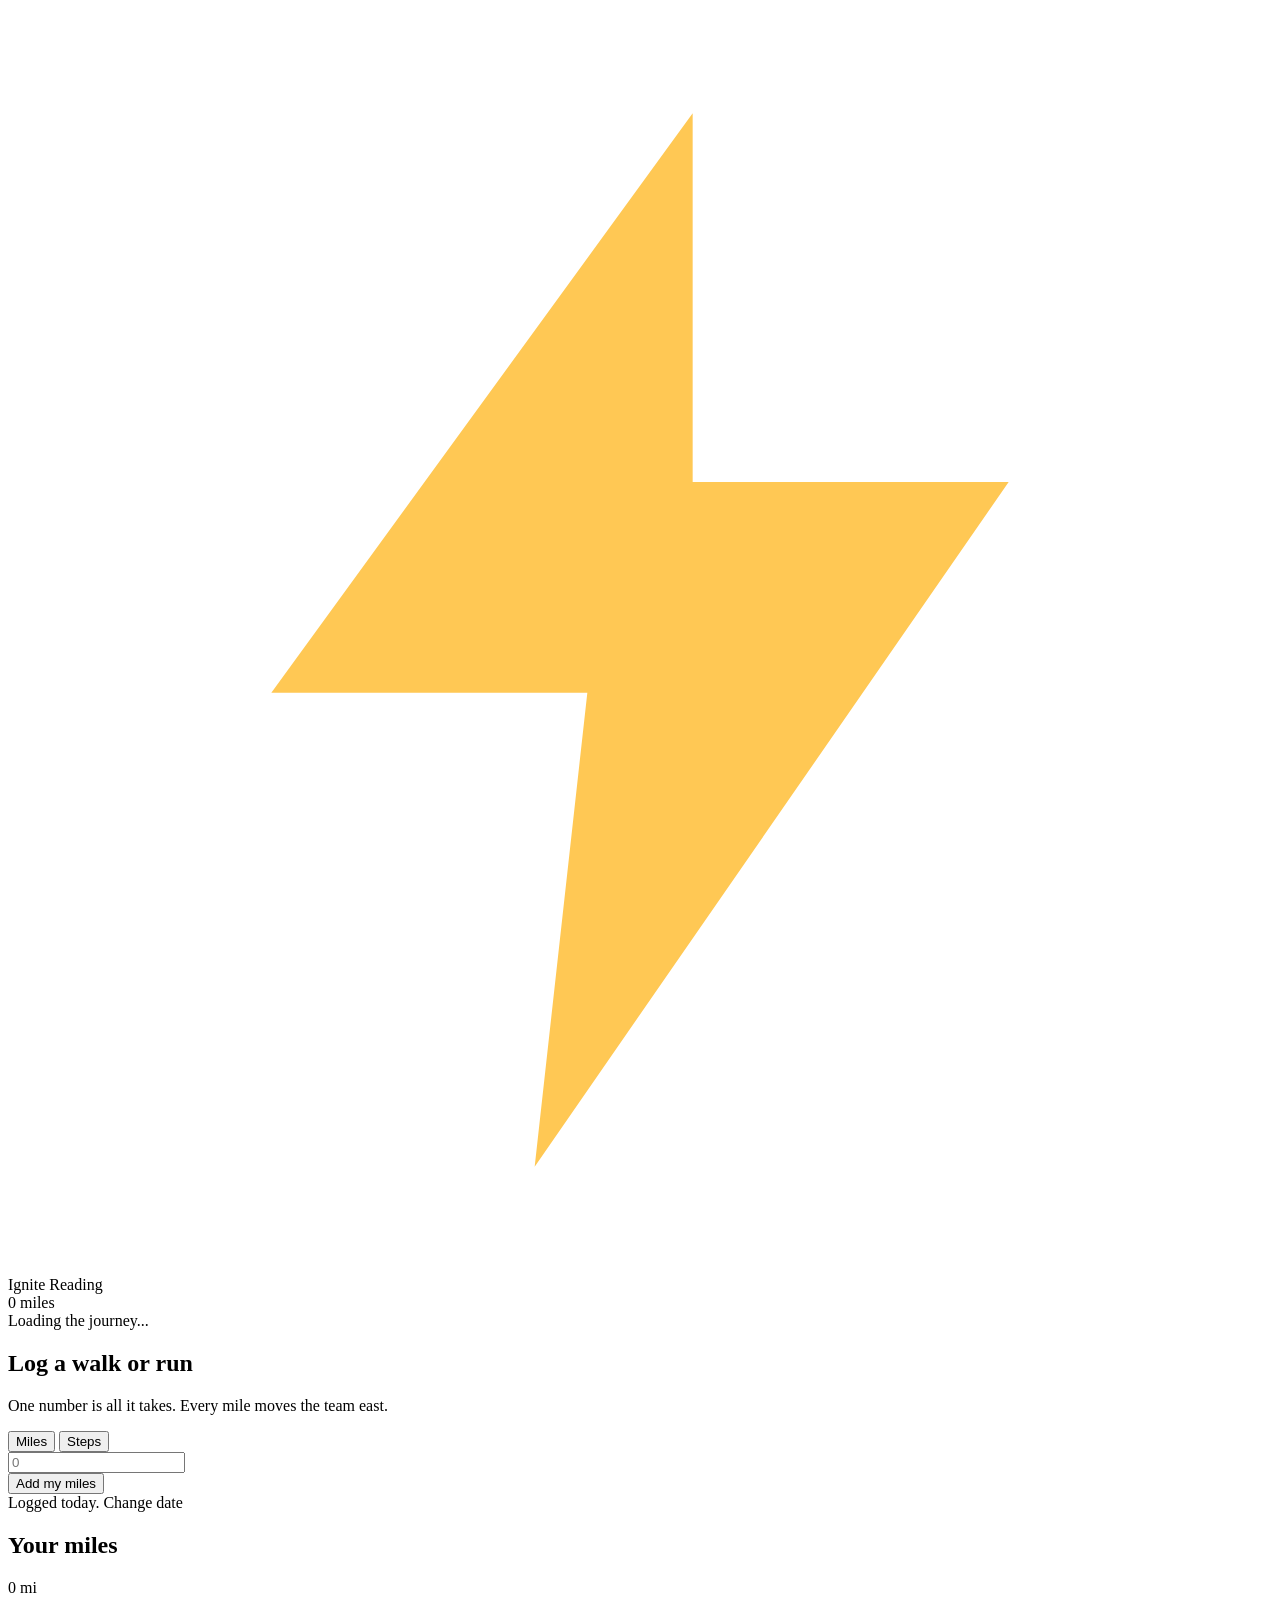
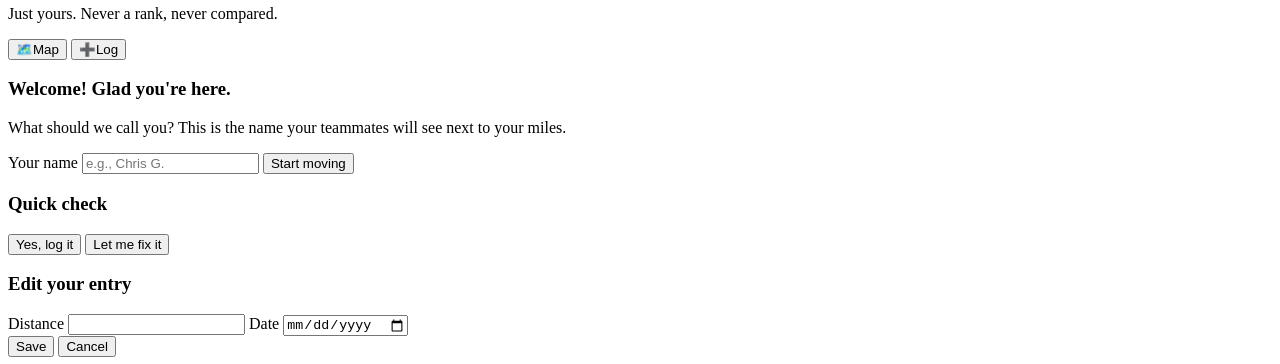
<file: app/Index.html>
<!DOCTYPE html>
<html>
<head>
  <base target="_top">
  <meta charset="utf-8">
  <?!= include('Styles'); ?>
</head>
<body>
  <header class="app-header">
    <!-- Placeholder logo lockup (decision: Roboto + fallback, official logo TBD) -->
    <svg class="logo-mark" viewBox="0 0 24 24" aria-hidden="true">
      <path d="M13 2 L5 13 h6 l-1 9 9-13 h-6 z" fill="#FFC854"/>
    </svg>
    <span class="logo-word">Ignite Reading</span>
  </header>

  <main>
    <!-- ===================== MAP (default) ===================== -->
    <section id="view-map" class="view active">
      <?!= include('Map'); ?>
      <div class="status" id="status">
        <div class="total"><span id="total-miles">0</span> <span class="unit">miles</span></div>
        <div class="next" id="next-line">Loading the journey...</div>
        <div class="to-coast" id="coast-line"></div>
      </div>
    </section>

    <!-- ===================== LOG ===================== -->
    <section id="view-log" class="view">
      <div class="card">
        <h2>Log a walk or run</h2>
        <p class="sub">One number is all it takes. Every mile moves the team east.</p>

        <div class="unit-toggle" role="group" aria-label="Choose unit">
          <button id="unit-miles" class="selected" type="button">Miles</button>
          <button id="unit-steps" type="button">Steps</button>
        </div>

        <input id="num-input" class="num-field" type="number" inputmode="decimal"
               min="0" step="any" placeholder="0" aria-label="How far did you go?">
        <div class="conversion" id="conversion"></div>

        <div class="chips" id="chips" aria-label="Quick add"></div>

        <button id="btn-log" class="btn-primary" type="button">Add my miles</button>

        <div class="date-row">
          <span id="date-text">Logged today. <a id="date-toggle">Change date</a></span>
          <input id="date-input" type="date" style="display:none;">
        </div>
      </div>

      <div class="card tally">
        <h2>Your miles</h2>
        <div class="your-miles"><span id="your-miles">0</span> <span class="unit">mi</span></div>
        <p class="sub" style="margin-top:8px;">Just yours. Never a rank, never compared.</p>
        <ul class="entry-list" id="entry-list"></ul>
        <div class="empty" id="entry-empty" style="display:none;">
          No miles yet, and that is just fine. Your first walk counts, even a quick lap around the block. Add it above.
        </div>
      </div>
    </section>

    <!-- ===================== RECOGNITION (deferred to Phase 7) ===================== -->
    <section id="view-recognition" class="view"></section>
  </main>

  <!-- ===================== BOTTOM NAV ===================== -->
  <nav class="nav">
    <button data-view="map" class="active"><span class="nav-ico">🗺️</span>Map</button>
    <button data-view="log"><span class="nav-ico">➕</span>Log</button>
  </nav>

  <!-- ===================== TOAST ===================== -->
  <div class="toast" id="toast"></div>

  <!-- ===================== MODALS ===================== -->
  <div class="overlay" id="ov-name">
    <div class="modal">
      <h3>Welcome! Glad you're here.</h3>
      <p>What should we call you? This is the name your teammates will see next to your miles.</p>
      <label for="name-input">Your name</label>
      <input id="name-input" type="text" maxlength="40" placeholder="e.g., Chris G.">
      <button id="btn-name" class="btn-primary" type="button">Start moving</button>
    </div>
  </div>

  <div class="overlay" id="ov-confirm">
    <div class="modal">
      <h3>Quick check</h3>
      <p id="confirm-text"></p>
      <div class="row">
        <button id="btn-confirm-yes" class="btn-primary" type="button">Yes, log it</button>
        <button id="btn-confirm-no" class="btn-ghost" type="button">Let me fix it</button>
      </div>
    </div>
  </div>

  <div class="overlay" id="ov-edit">
    <div class="modal">
      <h3>Edit your entry</h3>
      <label for="edit-num">Distance</label>
      <input id="edit-num" type="number" inputmode="decimal" min="0" step="any">
      <label for="edit-date">Date</label>
      <input id="edit-date" type="date">
      <div class="row">
        <button id="btn-edit-save" class="btn-primary" type="button">Save</button>
        <button id="btn-edit-cancel" class="btn-ghost" type="button">Cancel</button>
      </div>
    </div>
  </div>

  <?!= include('Client'); ?>
</body>
</html>
</file>
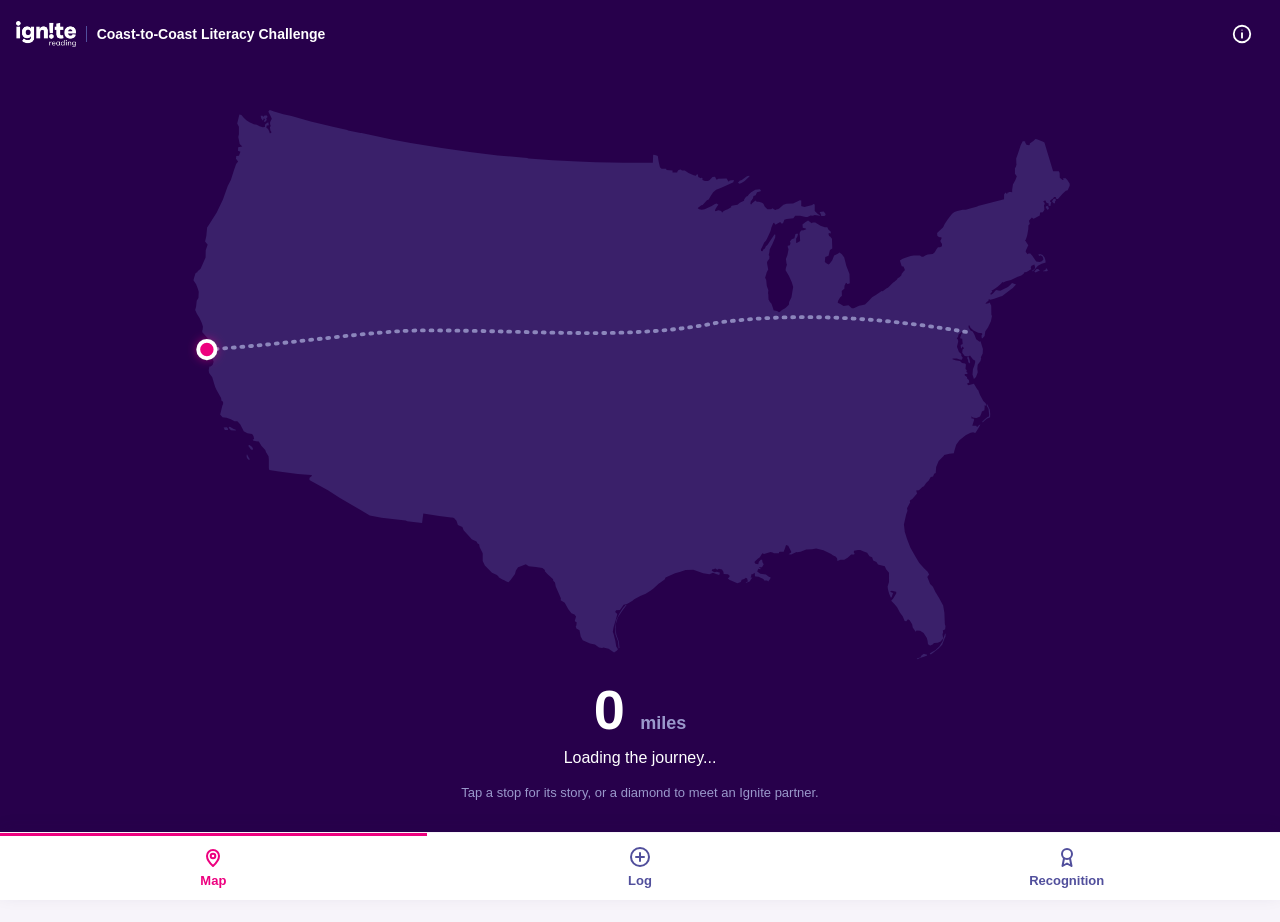
<file: docs/index.html>
<!DOCTYPE html>
<html lang="en">
<head>
  <meta charset="utf-8">
  <meta name="viewport" content="width=device-width, initial-scale=1, viewport-fit=cover">
  <title>Coast-to-Coast Literacy Challenge</title>
  <meta name="robots" content="noindex">
  <link rel="stylesheet" href="styles.css?v=10">
</head>
<body>
  <header class="app-header">
    <img class="logo" src="ignite-logo-white.png" alt="Ignite Reading" width="60" height="26">
    <span class="header-tag">Coast-to-Coast Literacy Challenge</span>
    <button id="btn-about" class="btn-about" type="button" aria-label="About this challenge">
      <svg class="about-ico" viewBox="0 0 24 24" aria-hidden="true">
        <circle cx="12" cy="12" r="9"/>
        <path d="M12 11v5"/>
        <circle cx="12" cy="7.75" r="0.6" fill="currentColor" stroke="none"/>
      </svg>
    </button>
  </header>

  <main>
    <h1 class="sr-only">Coast-to-Coast Literacy Challenge</h1>
    <section id="view-map" class="view active">
      <div class="map-wrap">
        <svg id="map-svg" viewBox="0 0 959 593" role="img"
             aria-label="A map of the United States with the team's progress from San Francisco to New York.">
          <defs>
            <linearGradient id="routeGrad" x1="0" y1="0" x2="1" y2="0">
              <stop offset="0%" stop-color="#ED017F"/>
              <stop offset="100%" stop-color="#FFC854"/>
            </linearGradient>
            <filter id="dotGlow" x="-60%" y="-60%" width="220%" height="220%">
              <feDropShadow dx="0" dy="0" stdDeviation="5" flood-color="#ED017F" flood-opacity="0.55"/>
            </filter>
          </defs>
          <path id="us-land" d="M 805.21607,266.06202 L 805.41802,265.40356 L 809.72912,265.34184 L 812.80066,266.31181 L 814.90225,266.63513 L 815.87221,264.53354 L 814.41727,262.43196 L 814.41727,260.65369 L 811.99236,258.5521 L 809.89078,253.05565 L 811.18406,247.72085 L 811.0224,245.61927 L 809.72912,244.32598 C 809.72912,244.32598 811.18406,242.70938 811.18406,242.06274 C 811.18406,241.41609 811.66904,239.96115 811.66904,239.96115 L 813.60897,238.66787 L 815.54889,237.05126 L 816.03387,238.02123 L 814.57893,239.63783 L 813.28565,243.35602 L 813.60897,244.48764 L 815.38723,244.81096 L 815.87221,250.30742 L 813.77063,251.27738 L 814.09395,254.83391 L 814.57893,254.67225 L 815.71055,252.73233 L 817.32716,254.51059 L 815.71055,255.80388 L 815.38723,259.19875 L 817.9738,262.59362 L 821.85365,263.0786 L 823.47026,262.2703 L 826.70681,266.45323 L 828.06516,266.98953 L 828.76271,267.29867 L 828.90662,269.2457 L 828.13975,272.34331 L 826.55275,276.52638 L 826.10686,281.97549 L 827.5772,286.6163 L 829.74147,284.70016 L 831.56944,279.722 L 831.10769,276.33156 L 831.52578,271.74574 L 834.44573,267.96663 L 835.21614,264.74879 L 834.71883,264.19258 L 836.72641,260.16871 L 836.95336,255.30492 L 836.7274,254.59089 L 834.46317,247.23587 L 833.4932,247.72085 L 829.93667,245.29595 L 828.15841,240.60779 L 826.21848,237.05126 L 823.95524,236.0813 L 821.85365,232.52477 L 822.35259,230.42318 L 822.86297,230.92722 L 823.95524,233.17141 L 827.18845,236.0813 L 832.03826,238.34455 L 836.07977,238.99119 L 836.24143,240.44613 L 835.43313,241.41609 L 835.75645,244.16432 L 836.56475,244.16432 L 838.66634,241.73942 L 839.47464,236.8896 L 842.22287,232.84809 L 845.29442,226.38167 L 846.42604,220.88522 L 845.7794,219.75359 L 845.61774,210.37728 L 844.00113,206.98242 L 842.86951,207.79072 L 840.12128,208.11404 L 839.6363,207.62906 L 840.76793,206.65909 L 842.86951,204.71917 L 842.93257,203.62534 L 843.47304,203.5396 L 844.64778,204.07253 L 848.68929,202.9409 L 854.50907,201.00098 L 857.09563,200.03101 L 864.20869,194.69622 L 868.08854,191.78633 L 871.48341,188.2298 L 867.28024,186.6132 L 865.98696,188.06814 L 863.07707,190.81637 L 855.15571,194.69622 L 852.89246,194.53456 L 851.27586,193.88792 L 850.14423,194.53456 L 847.88099,197.12113 L 846.42604,198.41441 L 845.13276,198.73773 L 844.80944,197.44445 L 846.74936,195.66618 L 845.95281,193.98776 L 846.96715,194.21757 L 851.9225,190.81637 L 855.47903,187.58316 L 857.41895,185.48157 L 858.22726,186.12821 L 860.97548,184.67327 L 866.14862,183.54165 L 873.19331,180.05038 L 874.07001,179.82344 L 876.97987,178.85349 L 879.40478,176.91357 L 880.5364,175.1353 L 881.82968,175.29696 L 884.74063,173.76056 L 885.25981,173.3875 L 887.32614,172.38707 L 886.84116,170.12383 L 887.64946,168.66888 L 890.55935,167.21394 L 891.36765,170.28549 L 890.88267,172.06375 L 888.45776,173.5187 L 888.45776,174.48866 L 890.39769,173.03372 L 894.27754,168.50722 L 898.15739,166.5673 L 902.36056,165.11235 L 902.03724,162.68745 L 901.06728,159.77756 L 899.12735,157.35265 L 897.34909,156.54435 L 895.2475,156.70601 L 894.76252,157.19099 L 895.73248,158.48427 L 897.18743,157.67597 L 899.28901,159.29258 L 900.09732,162.0408 L 898.31905,163.81907 L 896.05581,164.78903 L 892.49928,164.30405 L 888.61942,158.32261 L 886.35618,155.73605 L 884.57791,155.73605 L 883.44629,156.54435 L 881.50636,153.95778 L 881.82968,152.50284 L 884.25459,147.3297 L 881.36535,142.91686 L 880.79902,142.42476 L 881.66802,141.34826 L 882.75824,138.05724 L 883.13131,136.93803 L 884.25459,130.67867 L 884.41625,126.31384 L 885.8712,125.02056 L 884.90123,121.78735 L 887.97278,118.23082 L 889.58939,119.68576 L 890.88267,119.20078 L 896.21747,116.12923 L 896.54079,113.21934 L 899.45068,112.73436 L 901.06728,110.14779 L 900.90562,108.53119 L 900.5823,105.45964 L 901.3906,104.16636 L 901.06728,103.03473 L 899.774,101.57979 L 901.87558,100.28651 L 903.65385,103.51972 L 905.10879,103.19639 L 905.43211,104.48968 L 905.43211,106.10628 L 907.37204,106.26794 L 907.85702,103.51972 L 908.342,102.87307 L 906.7254,101.41813 L 907.69536,99.963185 L 910.12027,98.508241 L 911.09023,97.053296 L 912.86849,96.891636 C 912.86849,96.891636 913.19182,98.993222 913.83846,98.993222 C 914.4851,98.993222 915.13174,98.993222 915.13174,98.993222 L 919.98155,93.496766 L 923.37642,90.425217 L 925.31635,89.778575 L 927.41794,85.090422 L 927.41794,83.150496 L 925.15469,79.432305 L 923.21476,77.330719 L 920.46654,77.49238 L 920.95152,78.624003 L 920.78986,79.108984 L 919.98155,79.108984 L 917.07167,76.845738 L 916.91001,71.995924 L 916.1017,70.055998 L 910.12027,70.055998 L 901.06728,40.148811 L 899.12735,39.178849 L 893.14592,36.753942 L 891.69097,36.592281 L 889.91271,38.370546 L 885.8712,41.280435 L 885.8712,42.250397 L 885.06289,43.0587 L 882.31467,42.412058 L 881.02138,40.148811 L 881.02138,39.017188 L 879.7281,38.855528 L 878.43481,38.855528 L 876.33323,43.0587 L 873.42334,51.950026 L 871.64507,56.79984 L 871.80674,61.649654 L 871.9684,63.104598 L 871.16009,65.852826 L 870.35179,66.822789 L 870.35179,72.804226 L 872.29172,75.229133 L 870.83677,79.270645 L 868.2502,83.958798 L 867.4419,89.455254 L 867.4419,92.041822 L 865.92811,91.631923 L 864.50757,91.750088 L 863.65083,92.208542 L 862.75375,92.203482 L 862.10711,93.820087 L 861.46047,93.335106 L 860.4905,92.365143 L 859.03556,94.305068 L 858.98709,99.337122 L 858.06661,99.63916 L 831.81913,106.3866 L 831.19711,106.78334 L 823.63192,108.85451 L 819.10542,110.30945 L 815.87221,110.14779 L 810.37576,111.44108 L 807.2944,112.68702 L 804.8793,114.51263 L 802.77772,116.93753 L 800.02949,120.65572 L 797.1196,125.18222 L 795.66465,128.09211 L 795.01801,128.90041 L 789.19824,134.39686 L 789.3599,136.98343 L 790.1682,138.11506 L 791.94646,138.92336 L 793.72473,138.92336 L 793.72473,140.3783 L 792.59311,142.47989 L 792.91643,143.93483 L 794.37137,146.03642 L 794.20971,148.29966 L 792.26978,149.43129 L 790.1682,149.43129 L 788.55159,151.37121 L 786.77333,154.60442 L 784.67174,156.38269 L 779.49861,156.86767 L 776.91204,157.99929 L 774.81045,159.29258 L 773.19385,159.13092 L 771.25392,157.83763 L 764.94917,157.99929 L 761.71596,158.48427 L 757.67444,159.77756 L 753.30961,161.2325 L 750.39972,163.01077 L 752.33965,169.15387 L 754.11791,169.31553 L 755.4112,172.38707 L 755.57286,173.35704 L 754.44123,174.327 L 752.33965,177.07523 L 751.85467,178.69183 L 749.91474,180.4701 L 748.13648,181.60172 L 747.16651,183.21833 L 745.87323,184.34995 L 744.44513,185.47533 L 743.4394,185.99452 L 737.95187,191.62467 L 736.65858,192.10965 L 732.45629,195.11854 L 731.43589,195.0077 L 725.34235,199.06105 L 721.4625,201.3243 L 718.06763,205.04249 L 714.02612,208.92234 L 710.79291,209.73064 L 707.88302,210.21562 L 702.38656,212.80219 L 700.28498,212.96385 L 696.89011,209.8923 L 691.71697,210.53895 L 689.13041,209.084 L 686.74934,207.73317 L 685.59749,207.4083 L 685.73554,206.82075 L 685.8972,205.36581 L 687.99878,201.64762 L 689.99934,199.90977 L 689.77705,194.85788 L 691.37404,193.26089 L 692.46466,192.91795 L 692.68694,189.36142 L 694.22271,186.3303 L 695.2735,186.93652 L 695.43516,187.58316 L 696.24347,187.74482 L 698.18339,186.77486 L 697.86007,177.23689 L 694.62686,168.9922 L 692.36361,159.93922 L 689.93871,156.70601 L 687.35214,154.92774 L 685.73554,156.05937 L 681.85568,157.83763 L 679.91576,162.84911 L 677.16753,166.5673 L 676.03591,167.21394 L 674.58096,166.5673 C 674.58096,166.5673 671.9944,165.11235 672.15606,164.46571 C 672.31772,163.81907 672.64104,159.45424 672.64104,159.45424 L 676.03591,158.16095 L 676.84421,154.76608 L 677.49085,152.17952 L 679.91576,150.56291 L 679.59244,140.53996 L 677.97583,138.27672 L 676.68255,137.46841 L 675.87425,135.36683 L 676.68255,134.55853 L 678.29915,134.88185 L 678.46081,133.26524 L 676.03591,131.00199 L 674.74262,128.41543 L 672.15606,128.41543 L 667.62956,126.96048 L 662.13311,123.56561 L 659.38488,123.56561 L 658.73824,124.21226 L 657.76827,123.72727 L 654.69673,121.46403 L 651.78684,123.24229 L 648.87695,125.50554 L 649.20027,129.06207 L 650.17023,129.38539 L 652.27182,129.87037 L 652.7568,130.67867 L 650.17023,131.48698 L 647.58367,131.8103 L 646.12872,133.58856 L 645.8054,135.69015 L 646.12872,137.30675 L 646.45204,142.80321 L 642.89551,144.9048 L 642.24887,144.74313 L 642.24887,140.53996 L 643.54215,138.11506 L 644.1888,135.69015 L 643.38049,134.88185 L 641.44057,135.69015 L 640.4706,139.89332 L 637.72238,141.02494 L 635.94411,142.96487 L 635.78245,143.93483 L 636.42909,144.74313 L 635.78245,147.3297 L 633.5192,147.81468 L 633.5192,148.94631 L 634.32751,151.37121 L 633.19588,157.51431 L 631.57928,161.55582 L 632.22592,166.24398 L 632.7109,167.3756 L 631.9026,169.80051 L 631.57928,170.60881 L 631.25596,173.35704 L 634.81249,179.33847 L 637.72238,185.80489 L 639.17732,190.65471 L 638.36902,195.34286 L 637.39906,201.3243 L 634.97415,206.49743 L 634.65083,209.24566 L 631.39196,212.33081 L 630.36734,213.12513 L 627.53777,214.74212 L 625.43618,216.68204 L 624.30456,217.00536 L 622.84961,216.0354 L 619.77855,215.14589 L 618.91895,215.34019 L 618.64644,214.4188 L 617.83814,211.83223 L 616.54486,208.11404 L 614.92825,206.33577 L 613.47331,203.74921 L 613.23974,198.26025 L 612.94089,197.18116 L 613.31165,194.21124 L 611.69504,189.68474 L 611.0484,183.54165 L 609.91678,181.11674 L 610.88674,178.04519 L 611.69504,175.1353 L 613.14999,172.54874 L 612.50334,169.15387 L 611.8567,165.59734 L 612.34168,163.81907 L 614.28161,161.39416 L 614.44327,158.64593 L 613.63497,157.35265 L 614.28161,154.76608 L 614.76659,151.53287 L 617.51482,145.87476 L 620.42471,139.08502 L 620.58637,136.82177 L 620.26305,135.85181 L 619.45474,136.33679 L 615.25157,142.64155 L 612.50334,146.68306 L 610.56342,148.46133 L 609.75512,150.72457 L 608.30017,151.53287 L 607.16855,153.4728 L 605.7136,153.14948 L 605.55194,151.37121 L 606.84523,148.94631 L 608.94681,144.25815 L 610.72508,142.64155 L 611.8264,140.34999 L 612.39377,139.45774 L 615.57489,132.45694 L 616.54486,128.41543 L 618.48478,124.05059 L 619.29308,123.88893 L 620.42471,125.50554 L 621.07135,125.50554 L 625.59784,123.08063 L 627.05279,124.69724 L 627.53777,124.8589 L 628.83105,123.72727 L 629.96267,120.65572 L 632.38758,119.84742 L 639.33898,119.20078 L 641.27891,116.61421 L 646.45204,116.45255 L 652.27182,117.74584 L 654.05008,117.74584 L 657.28329,116.29089 L 659.54654,116.45255 L 661.64813,115.80591 L 665.36632,116.29089 L 666.17462,116.61421 L 667.4679,116.29089 L 666.17462,115.32093 L 664.88134,114.67429 L 661.64813,111.60274 L 661.64813,104.65134 L 660.19318,104.16636 L 659.06156,105.29798 L 652.91846,106.91458 L 650.97853,107.39957 L 648.06865,106.59126 L 647.58367,106.26794 L 647.58367,100.60983 L 646.12872,100.44817 L 643.54215,101.74145 L 639.01566,103.68138 L 632.38758,104.0047 L 628.99271,105.13632 L 624.9512,108.69285 L 623.33459,109.66281 L 622.20297,109.66281 L 620.90969,110.47112 L 619.29308,109.98613 L 617.67648,108.69285 L 616.22153,109.66281 L 612.34168,109.82447 L 609.59345,107.07625 L 608.13851,104.0047 L 606.68357,102.87307 L 603.45036,101.90311 L 601.18711,101.90311 L 599.89383,100.60983 L 596.3373,103.51972 L 595.36733,104.65134 L 594.55903,104.16636 L 594.88235,101.57979 L 597.30726,98.34658 L 597.79224,95.921673 L 600.05549,95.113371 L 601.51043,92.041822 L 605.22862,91.071859 L 605.55194,90.101896 L 604.42032,88.970273 L 599.73217,89.455254 L 595.36733,91.880161 L 593.10409,94.143408 L 591.8108,95.921673 L 590.03254,96.729975 L 588.09261,99.639864 L 587.93095,100.93315 L 583.56612,103.03473 L 581.14121,104.97466 L 575.15978,105.94462 L 574.51313,106.59126 L 574.51313,107.56123 L 570.9566,109.82447 L 568.20837,110.63278 L 567.49209,111.21318 L 566.47456,111.63491 L 565.94513,112.89602 L 564.81351,112.73436 L 564.16686,111.60274 L 561.41864,110.79444 L 560.28701,110.9561 L 558.50875,111.92606 L 557.53878,111.27942 L 558.18543,109.33949 L 560.12535,106.26794 L 561.25697,105.13632 L 559.31705,103.68138 L 557.21546,104.48968 L 554.30557,106.4296 L 546.86919,109.66281 L 543.9593,110.30945 L 541.04942,109.82447 L 540.06769,108.94622 L 539.63268,108.39354 L 543.47432,105.45964 L 544.76761,105.29798 L 549.2941,100.28651 L 551.07237,99.478203 L 553.33561,95.598352 L 555.76052,92.041822 L 558.83207,89.455254 L 563.60681,87.448357 L 572.85259,83.387229 L 576.79131,81.550104 L 577.40341,79.270645 L 572.9635,79.64131 L 572.24989,80.725589 L 571.60324,80.725589 L 569.82498,77.65404 L 560.93365,77.977361 L 559.96369,78.785663 L 558.99373,78.785663 L 558.50875,77.49238 L 557.70044,75.714115 L 555.11388,76.199096 L 551.88067,79.432305 L 550.26406,80.240608 L 547.19251,80.240608 L 544.60595,79.270645 L 544.60595,77.169059 L 543.31266,77.007398 L 542.82768,77.49238 L 540.24111,76.199096 L 539.75613,73.289207 L 538.30119,73.774189 L 537.81621,74.744152 L 535.3913,74.25917 L 530.0565,71.834263 L 526.17665,69.247696 L 523.26676,69.247696 L 521.97348,68.277733 L 519.71023,68.924375 L 518.57861,70.055998 L 518.25529,71.349282 L 513.40548,71.349282 L 513.40548,69.247696 L 507.10072,68.924375 L 506.7774,67.469431 L 501.92758,67.469431 L 500.31098,65.852826 L 498.85603,59.709728 L 498.04773,54.213272 L 496.10781,53.40497 L 493.84456,52.919988 L 493.19792,53.081649 L 492.8746,61.326333 L 462.74218,61.291062 L 461.64538,61.243718 L 433.22188,60.679691 L 414.63093,60.033049 L 388.11861,58.739765 L 363.17227,56.855896 L 361.88845,56.374463 L 331.21413,53.56663 L 301.95358,50.0101 L 272.69304,45.968588 L 240.36094,40.633793 L 221.93165,37.238923 L 189.208,30.306187 L 188.08467,30.145706 L 175.08853,27.617595 L 174.36801,27.215777 L 159.20739,23.821104 L 136.2516,18.162988 L 116.2057,12.504871 L 107.6377,10.564946 L 97.938071,7.8167177 L 93.573239,6.3617734 L 92.441615,7.1700758 L 92.118294,7.9783781 L 94.543201,12.828192 L 95.674825,15.41476 L 93.89656,18.97129 L 93.89656,21.234537 L 94.543201,22.689481 L 93.734899,24.467746 L 94.219881,27.700955 L 95.189843,28.994239 L 95.028183,30.287523 L 93.573239,30.449183 L 92.926597,28.509258 L 91.794974,26.084351 L 90.016708,24.629406 L 90.340029,22.52782 L 92.603276,22.042839 L 92.279955,20.264574 L 91.956634,19.13295 L 89.855048,20.426234 L 88.561764,21.557857 L 88.561764,23.982765 L 86.298518,24.144425 L 82.903645,23.174462 L 79.993756,21.719518 L 76.922205,21.072876 L 72.395712,18.97129 L 69.162503,17.031364 L 66.414275,14.444797 L 63.989368,11.534908 L 61.887782,11.049927 L 59.624535,20.426234 L 61.4028,23.659444 L 61.4028,31.580807 L 60.756158,34.490695 L 62.211103,41.603756 L 64.959331,44.351984 L 60.594498,44.998625 L 60.432837,48.716816 L 63.019405,49.84844 L 61.4028,53.889951 L 58.654572,54.213272 L 58.331251,57.123161 L 60.594498,60.033049 L 58.492912,62.619617 L 56.229665,69.086035 L 52.996456,79.108984 L 49.763246,85.575403 L 44.751772,99.639864 L 38.285353,113.21934 L 30.20233,125.82886 L 28.262404,128.73875 L 27.454102,137.30675 L 26.160818,143.28819 L 28.86901,146.81562 L 28.387579,147.77848 L 26.80746,152.50284 L 26.645799,159.93922 L 21.472664,171.74043 L 18.401116,174.327 L 18.077795,175.45862 L 16.299529,176.26693 L 14.844585,180.4701 L 14.036283,183.70331 L 16.784511,187.90648 L 18.401116,192.10965 L 19.532739,195.66618 L 19.209418,202.1326 L 17.431153,205.20415 L 16.784511,211.02393 L 15.814548,214.74212 L 17.592813,218.62197 L 20.341041,223.14846 L 22.604288,227.99828 L 23.897571,232.03979 L 23.574251,235.273 L 23.25093,235.75798 L 23.25093,237.85956 L 28.909046,244.16432 L 28.424065,246.58923 L 27.777423,248.85248 L 27.130781,250.7924 L 27.292441,259.03709 L 29.394027,262.75528 L 31.333953,265.34184 L 34.082181,265.82683 L 35.052144,268.57505 L 33.920521,272.13158 L 31.818934,273.74819 L 30.687311,273.74819 L 29.879009,277.62804 L 30.36399,280.53793 L 33.5972,284.90276 L 35.213804,290.23756 L 36.668748,294.92571 L 37.962032,297.99726 L 41.356902,303.81704 L 42.811846,306.4036 L 43.296828,309.31349 L 44.913432,310.28345 L 44.913432,312.70836 L 44.10513,314.64829 L 42.326865,321.76135 L 41.841883,323.70127 L 44.266791,326.4495 L 48.469963,326.93448 L 52.996456,328.71275 L 56.876307,330.81433 L 59.786196,330.81433 L 62.696084,333.88588 L 65.282651,338.7357 L 66.414275,340.99894 L 70.294126,343.10053 L 75.14394,343.90883 L 76.598884,346.01042 L 77.245526,349.24363 L 75.790582,349.89027 L 76.113903,350.86023 L 79.347114,351.66853 L 82.095342,351.8302 L 85.005231,356.51835 L 88.885085,360.72152 L 89.693387,362.98477 L 92.279955,367.18794 L 92.603276,370.42115 L 92.603276,379.79746 L 93.088257,381.57572 L 103.11121,383.03067 L 122.83378,385.77889 L 136.74132,386.75359 L 137.74699,387.50041 L 135.11998,389.65874 L 134.79666,391.11369 L 135.28164,392.08365 L 154.19591,402.75324 L 166.32045,410.35128 L 181.03155,418.91929 L 197.84424,428.94224 L 210.13044,431.36715 L 235.25838,434.07206 L 236.86315,434.87445 L 252.32382,436.8636 L 253.6171,426.84065 L 270.26813,429.42722 L 282.72425,431.045 L 283.68593,431.04382 L 285.62584,431.52878 L 288.21243,434.43865 L 289.66738,438.80352 L 294.35554,441.06677 L 295.64882,444.29998 L 302.76189,452.22135 L 304.05517,453.83795 L 309.06664,455.93954 L 310.19827,458.04112 L 311.81487,459.01109 L 312.29985,461.75931 L 315.53306,468.22573 L 315.53306,476.30876 L 317.79631,480.99691 L 325.23269,488.75661 L 330.40583,490.8582 L 332.18409,492.79812 L 332.18409,493.44477 L 336.06394,495.70801 L 338.00387,496.35465 L 339.78213,497.48628 L 342.3687,498.45624 L 344.79361,496.03133 L 349.15844,489.88824 L 350.1284,486.17004 L 352.39165,482.93684 L 355.94818,481.48189 L 360.47467,479.70363 L 363.54622,481.96687 L 370.9826,482.61351 L 377.77234,483.74514 L 380.35891,485.84672 L 380.35891,486.97835 L 382.94548,490.0499 L 388.92692,495.38469 L 389.08858,496.83964 L 390.86684,498.77956 L 391.67514,502.98273 L 397.00994,515.26893 L 396.84828,517.20885 L 401.05145,519.79542 L 404.60798,526.4235 L 408.00285,530.78833 L 411.23606,532.08162 L 412.85266,534.34486 L 411.55938,538.7097 L 412.20602,539.67966 L 413.49931,540.3263 L 413.17599,543.72117 L 412.52934,544.36781 L 413.17599,546.63106 L 416.40919,548.57099 L 417.70248,555.0374 L 419.80406,558.91726 L 427.40211,562.31213 L 432.57524,563.44375 L 436.77841,566.5153 L 440.01162,567.16194 L 441.30491,566.67696 L 446.80136,567.80858 L 452.45948,571.68843 L 455.53103,569.74851 L 456.50099,568.29356 L 454.72273,565.54533 L 453.75276,559.40224 L 451.9745,552.45084 L 451.1662,550.02593 L 451.9745,545.49944 L 453.10612,541.61959 L 454.3994,537.09309 L 455.85435,531.59664 L 453.5911,529.65671 L 454.56107,527.71679 L 458.60258,527.39346 L 462.48243,521.89701 L 465.8773,521.25037 L 471.69708,517.69384 L 473.47534,516.23889 L 479.7801,512.84402 L 485.43821,510.41911 L 490.77301,507.18591 L 493.52124,505.08432 L 499.17935,499.74952 L 500.47264,498.94122 L 502.57422,497.48628 L 505.16079,495.54635 L 506.13075,493.60643 L 515.99204,489.07993 L 521.65692,487.49475 L 522.29848,487.36687 L 526.98496,485.84672 L 535.06798,485.5234 L 545.41425,489.07993 L 551.88067,490.21156 L 555.59886,488.75661 L 558.83207,489.88824 L 562.06528,490.8582 L 562.87358,488.75661 L 559.64037,487.62499 L 557.0538,488.10997 L 554.30557,486.49337 C 554.30557,486.49337 554.46724,485.20008 555.11388,485.03842 C 555.76052,484.87676 558.18543,484.06846 558.18543,484.06846 L 559.96369,485.5234 L 561.74196,484.55344 L 564.97517,485.20008 L 566.43011,487.62499 L 566.75343,489.88824 L 571.27992,490.21156 L 573.05819,491.98982 L 572.24989,493.60643 L 570.9566,494.41473 L 572.57321,496.03133 L 580.97955,499.58786 L 584.53608,498.29458 L 585.50605,495.86967 L 588.09261,495.22303 L 589.87088,493.76809 L 591.16416,494.73805 L 591.97246,497.64794 L 589.70922,498.45624 L 590.35586,499.10288 L 593.75073,497.8096 L 596.01398,494.41473 L 596.82228,493.92975 L 594.72069,493.60643 L 595.52899,491.98982 L 595.36733,490.53488 L 597.46892,490.0499 L 598.60054,488.75661 L 599.24718,489.56491 C 599.24718,489.56491 599.08552,492.63646 599.89383,492.63646 C 600.70213,492.63646 604.097,493.28311 604.097,493.28311 L 608.13851,495.22303 L 609.10847,496.67798 L 612.01836,496.67798 L 613.14999,497.64794 L 615.41323,494.57639 L 615.41323,493.12144 L 614.11995,493.12144 L 610.72508,490.37322 L 604.9053,489.56491 L 601.67209,487.30167 L 602.80372,484.55344 L 605.06696,484.87676 L 605.22862,484.23012 L 603.45036,483.26016 L 603.45036,482.77517 L 606.68357,482.77517 L 608.46183,479.70363 L 607.16855,477.7637 L 606.84523,475.01547 L 605.39028,475.17713 L 603.45036,477.27872 L 602.80372,479.86529 L 599.73217,479.21864 L 598.7622,477.44038 L 600.54047,475.50045 L 602.56122,473.7222 L 603.31778,473.20692 L 604.42032,472.4289 L 607.00689,468.22573 L 608.78515,469.03403 L 615.57489,467.09411 L 617.67648,467.41743 L 619.13142,468.22573 L 624.30456,468.22573 L 624.55882,466.96958 L 625.59784,466.77079 L 628.34607,466.77079 L 628.99271,466.93245 L 630.28599,464.18422 L 631.74094,459.81939 L 634.00419,460.46603 L 637.07573,466.44747 L 637.07573,467.41743 L 634.32751,469.35736 L 637.07573,469.68068 L 642.61779,467.10778 L 643.29612,467.22209 L 646.77536,466.60913 L 652.7568,464.50754 L 658.73824,464.02256 L 663.10307,463.37592 L 670.70111,465.15418 L 678.78414,469.03403 L 680.40074,470.48898 L 683.31063,471.6206 L 684.92723,473.56053 L 685.25055,476.30876 L 688.48376,475.01547 L 692.36361,475.01547 L 695.92015,473.07555 L 699.63834,469.51902 L 702.70988,469.68068 L 703.19487,468.54905 L 702.38656,467.57909 L 702.54822,465.63917 L 706.58974,464.83086 L 709.1763,464.83086 L 712.08619,466.28581 L 716.28936,467.74075 L 718.71427,471.45894 L 721.4625,472.4289 L 722.59412,475.82377 L 725.98899,477.44038 L 727.6056,480.02695 L 729.54552,480.67359 L 734.71866,481.96687 L 736.01194,485.03842 L 739.08349,488.75661 L 739.08349,498.29458 L 737.62855,502.98273 L 737.95187,505.73096 L 739.24515,510.58078 L 741.02342,514.62229 L 741.83172,514.13731 L 743.28666,509.61081 L 740.7001,508.64085 L 740.37677,507.99421 L 741.99338,507.34757 L 746.51987,508.31753 L 746.68153,509.93413 L 743.44832,515.43059 L 741.34674,517.8555 L 744.90327,521.57369 L 747.48983,524.64524 L 750.39972,529.98003 L 753.30961,533.85988 L 755.4112,538.87136 L 757.18946,539.19468 L 758.80607,537.09309 L 760.58433,538.22472 L 763.1709,542.26623 L 763.81754,545.82276 L 766.88909,550.18759 L 767.69739,548.89431 L 771.57724,549.21763 L 775.13377,551.48087 L 778.52864,556.65401 L 779.33695,560.04888 L 779.66027,562.95877 L 780.79189,563.92873 L 782.08518,564.41371 L 784.51008,563.44375 L 785.96503,561.82714 L 789.84488,561.66548 L 792.91643,560.21054 L 795.66465,556.97733 L 795.17967,555.0374 L 794.85635,552.6125 L 795.50299,550.67257 L 795.17967,548.73265 L 797.60458,547.43936 L 797.9279,544.04449 L 797.28126,542.26623 L 796.79628,530.30335 L 795.50299,522.70531 L 790.9765,514.46063 L 787.41997,508.64085 L 784.8334,503.30605 L 781.92351,500.39617 L 779.01363,492.95978 L 779.82193,491.6665 L 780.95355,490.37322 L 779.33695,487.46333 L 775.29544,483.74514 L 770.44562,478.24868 L 766.72743,471.94392 L 761.39264,462.56762 L 757.66294,452.82536 L 755.39728,445.50676 L 755.37832,444.61734 L 754.6029,438.31855 L 756.86614,428.2956 L 758.32109,424.09242 L 757.8361,421.50586 L 761.17051,415.26156 L 760.66021,413.90988 L 761.23097,412.93785 L 763.33256,411.64457 L 768.34404,406.14811 L 767.37407,402.9149 L 770.28396,402.75324 L 773.84049,399.35837 L 775.4571,398.55007 L 777.72034,395.1552 L 780.46857,392.40697 L 782.57016,388.85044 L 784.99506,388.2038 L 786.12669,385.45557 L 787.74329,384.64727 L 788.22827,378.34251 L 790.81484,372.19941 L 796.23601,366.74107 L 796.51628,365.93803 L 801.96941,364.60137 L 806.65757,364.11639 L 807.14255,361.69148 L 809.08247,355.22506 L 812.47734,350.53691 L 818.94376,345.20212 L 824.1169,342.77721 L 826.86512,342.13057 L 827.99675,342.61555 L 829.29003,342.61555 L 832.36158,337.76573 L 834.30151,334.2092 L 833.00822,334.69419 L 830.74498,336.95743 L 830.09833,335.34083 L 825.89516,335.34083 L 827.83509,329.03607 L 827.02679,327.74279 L 825.08686,327.74279 L 825.08686,326.77282 L 824.76354,325.47954 L 826.38014,326.77282 L 827.83509,326.93448 L 830.25999,327.2578 L 833.97819,325.6412 L 835.27147,322.73131 L 835.91811,320.62972 L 838.50468,319.33644 L 838.828,315.13327 L 838.0197,314.48663 L 840.4446,314.32497 L 839.79796,312.06172 L 837.37306,309.63681 L 833.81653,303.17039 L 832.10653,298.47179 L 831.18615,297.54706 L 827.57853,291.53513 L 821.77751,293.22096 L 820.20529,291.72666 L 822.75833,290.34535 L 822.26654,287.82122 L 820.49343,286.03584 L 820.37189,284.62394 L 818.0909,283.08107 L 818.00194,281.46555 L 820.69593,281.56049 L 820.91773,280.17589 L 819.68832,279.38612 L 820.16727,277.45573 L 818.79254,276.35318 L 819.23203,271.6631 L 818.36396,270.46308 L 815.17352,270.06055 L 813.02121,267.97209 L 808.16474,267.02998 L 805.21607,266.06202 z M 767.94269,577.91184 L 770.36761,577.2652 L 771.66089,577.02271 L 773.11585,574.67862 L 775.45993,573.06201 L 776.75322,573.547 L 778.45066,573.87032 L 778.85481,574.92111 L 775.37911,576.13357 L 771.17591,577.58852 L 768.83183,578.80098 L 767.94269,577.91184 z M 781.44139,572.90035 L 782.65385,573.95115 L 785.40209,571.84956 L 790.7369,567.64637 L 794.4551,563.7665 L 796.96085,557.1384 L 797.93082,555.44096 L 798.09248,552.04608 L 797.365,552.53106 L 796.39504,555.36013 L 794.94008,559.96746 L 791.70686,565.22146 L 787.34202,569.42464 L 783.94714,571.36457 L 781.44139,572.90035 z M 836.00199,331.45961 L 838.58857,328.95386 L 841.74095,326.36728 L 843.27673,325.72064 L 843.43839,323.69988 L 842.79175,317.55676 L 841.3368,315.21268 L 840.69015,313.35358 L 841.41763,313.11108 L 844.16587,318.60756 L 844.57002,323.05323 L 844.40836,326.44812 L 841.01348,327.98389 L 838.18441,330.40881 L 837.05279,331.62127 L 836.00199,331.45961 z M 899.97704,173.85121 L 902.14896,173.16533 L 902.60622,171.45066 L 903.63502,171.56497 L 904.66382,173.85121 L 903.4064,174.30845 L 899.5198,174.42277 L 899.97704,173.85121 z M 890.6035,174.65139 L 892.88972,172.02222 L 894.49009,172.02222 L 896.31908,173.50827 L 893.91854,174.53707 L 891.74662,175.56587 L 890.6035,174.65139 z M 902.28301,107.47825 L 903.81879,105.94247 L 905.19291,106.99327 L 905.75872,109.41819 L 904.06128,110.30732 L 902.28301,107.47825 z M 908.99194,101.57763 L 910.77021,103.43673 C 910.77021,103.43673 912.0635,103.51755 912.0635,103.19423 C 912.0635,102.87091 912.30599,101.17347 912.30599,101.17347 L 913.19513,100.36517 L 912.38682,98.586893 L 910.36606,99.31437 L 908.99194,101.57763 z M 820.32087,264.28945 L 821.45249,266.7952 L 821.61415,268.57347 L 822.74578,270.43257 C 822.74578,270.43257 823.63492,269.54343 823.63492,269.22011 C 823.63492,268.89679 822.90745,266.14855 822.90745,266.14855 L 822.17997,263.80446 L 820.32087,264.28945 z M 581.61931,82.059006 L 583.4483,80.001402 L 585.62022,79.201221 L 590.99286,75.314624 L 593.27908,74.743065 L 593.73634,75.200319 L 588.59232,80.344339 L 585.27728,82.287628 L 583.21967,83.202124 L 581.61931,82.059006 z M 667.79369,114.18719 L 668.44033,116.69293 L 671.67355,116.85459 L 672.96684,115.64213 C 672.96684,115.64213 672.88601,114.18719 672.56269,114.02552 C 672.23936,113.86386 670.94608,112.16642 670.94608,112.16642 L 668.76366,112.40891 L 667.14704,112.57057 L 666.82372,113.7022 L 667.79369,114.18719 z M 84.116548,12.340738 L 86.137312,12.179078 L 86.622294,13.553197 L 88.158073,11.936582 L 90.502155,11.936582 L 91.310458,13.472361 L 89.774678,15.169801 L 90.42133,15.978114 L 89.693853,17.998875 L 88.319734,18.403021 C 88.319734,18.403021 87.430596,18.483857 87.430596,18.160536 C 87.430596,17.837215 88.885551,15.573958 88.885551,15.573958 L 87.188111,15.008141 L 86.86479,16.463095 L 86.137312,17.109737 L 84.60153,14.84648 L 84.116548,12.340738 z M 457.2302,567.32304 L 456.66439,560.20996 L 453.91615,553.01604 L 453.35033,545.98379 L 454.88611,537.73908 L 458.20017,530.86849 L 461.67587,525.45284 L 464.82827,521.89629 L 465.47491,522.13879 L 460.70591,528.76689 L 456.34107,535.31417 L 454.3203,541.94226 L 453.99698,547.11542 L 454.88611,553.25854 L 457.47269,560.45246 L 457.95767,565.6256 L 458.11933,567.08056 L 457.2302,567.32304 z M 48.793607,337.03691 L 50.086895,338.57269 L 49.925235,339.86598 L 46.692014,339.78515 L 46.1262,338.57269 L 45.479556,337.11774 L 48.793607,337.03691 z M 50.733539,337.03691 L 51.945997,336.39027 L 55.50254,338.49186 L 58.5741,339.70431 L 57.684964,340.35097 L 53.158455,340.10847 L 51.541845,338.49186 L 50.733539,337.03691 z M 71.426153,356.84039 L 73.204418,359.18447 L 74.012731,360.15444 L 75.54851,360.72025 L 76.114317,359.2653 L 75.144354,357.48703 L 72.476951,355.46627 L 71.426153,355.62793 L 71.426153,356.84039 z M 69.971198,365.48925 L 71.749474,368.64164 L 72.961932,370.58158 L 71.506978,370.82406 L 70.213694,369.61161 C 70.213694,369.61161 69.486217,368.15666 69.486217,367.7525 C 69.486217,367.34836 69.486217,365.57008 69.486217,365.57008 L 69.971198,365.48925 z "/>
          <path id="route-full" d="M 28 256 C 120 250, 200 236, 255 236 C 380 236, 470 246, 560 228 C 650 216, 740 224, 822 238"/>
          <path id="route-traveled" stroke-dasharray="0 100000" d="M 28 256 C 120 250, 200 236, 255 236 C 380 236, 470 246, 560 228 C 650 216, 740 224, 822 238"/>
          <g id="markers"></g>
          <g id="dot" filter="url(#dotGlow)" transform="translate(28,256)">
            <circle r="9"/>
          </g>
        </svg>
      </div>
      <div class="status" id="status">
        <div class="total"><span id="total-miles">0</span> <span class="unit">miles</span></div>
        <div class="next" id="next-line">Loading the journey...</div>
        <div class="to-coast" id="coast-line"></div>
        <div class="tap-hint" id="tap-hint">Tap a stop for its story, or a diamond to meet an Ignite partner.</div>
      </div>
    </section>

    <section id="view-log" class="view">
      <div class="card">
        <h2>Log a walk, run, or ride</h2>
        <p class="sub">One number is all it takes. Every mile moves the team east.</p>
        <div class="unit-toggle" role="group" aria-label="Choose unit">
          <button id="unit-miles" class="selected" type="button">Miles</button>
          <button id="unit-steps" type="button">Steps</button>
        </div>
        <input id="num-input" class="num-field" type="number" inputmode="decimal"
               min="0" step="any" placeholder="0" aria-label="How far did you go?">
        <div class="conversion" id="conversion"></div>
        <div class="chips" id="chips" aria-label="Quick add"></div>
        <button id="btn-log" class="btn-primary" type="button">Add my miles</button>
        <div class="date-row">
          <span id="date-text">Logged today. <a id="date-toggle">Change date</a></span>
          <input id="date-input" type="date" style="display:none;">
        </div>
      </div>

      <div class="card tally">
        <h2>Your miles</h2>
        <div class="your-miles"><span id="your-miles">0</span> <span class="unit">mi</span></div>
        <ul class="entry-list" id="entry-list"></ul>
        <div class="empty" id="entry-empty" style="display:none;">
          No miles yet, and that is just fine. Your first walk, run, or ride counts, even a quick lap around the block. Add it above.
        </div>
      </div>

    </section>

    <section id="view-recognition" class="view">
      <div class="rec-intro">
        <h2>Different ways to shine</h2>
      </div>
      <div class="rec-boards" id="rec-boards"></div>
    </section>
  </main>

  <nav class="nav">
    <button data-view="map" class="active" aria-label="Map">
      <svg class="nav-ico" viewBox="0 0 24 24" aria-hidden="true">
        <path d="M12 21s-6-5.4-6-10a6 6 0 0 1 12 0c0 4.6-6 10-6 10z"/>
        <circle cx="12" cy="11" r="2.3"/>
      </svg>
      <span class="nav-label">Map</span>
    </button>
    <button data-view="log" aria-label="Log a walk, run, or ride">
      <svg class="nav-ico" viewBox="0 0 24 24" aria-hidden="true">
        <circle cx="12" cy="12" r="9"/>
        <path d="M12 8v8 M8 12h8"/>
      </svg>
      <span class="nav-label">Log</span>
    </button>
    <button data-view="recognition" aria-label="Recognition">
      <svg class="nav-ico" viewBox="0 0 24 24" aria-hidden="true">
        <circle cx="12" cy="9" r="5"/>
        <path d="M9 13.5 L7.5 21 L12 18.5 L16.5 21 L15 13.5"/>
      </svg>
      <span class="nav-label">Recognition</span>
    </button>
  </nav>

  <div class="toast" id="toast"></div>

  <div class="loc-card" id="loc-card" role="dialog" aria-live="polite">
    <button class="loc-close" id="loc-close" type="button" aria-label="Close">&times;</button>
    <div class="loc-status" id="loc-status"></div>
    <h3 class="loc-title" id="loc-title"></h3>
    <div class="loc-sor" id="loc-sor">Science of Reading stop</div>
    <p class="loc-note" id="loc-note"></p>
    <div class="loc-trivia" id="loc-trivia">
      <span class="loc-eyebrow">Did you know?</span>
      <div id="loc-facts"></div>
    </div>
  </div>

  <div class="overlay" id="ov-name">
    <div class="modal">
      <h3>Welcome! Glad you're here.</h3>
      <p>What should we call you? This is the name your teammates will see next to your miles.</p>
      <label for="name-input">Your name</label>
      <input id="name-input" type="text" maxlength="40" placeholder="e.g., Chris G.">
      <button id="btn-name" class="btn-primary" type="button">Start moving</button>
    </div>
  </div>

  <div class="overlay" id="ov-confirm">
    <div class="modal">
      <h3>Quick check</h3>
      <p id="confirm-text"></p>
      <div class="row">
        <button id="btn-confirm-yes" class="btn-primary" type="button">Yes, log it</button>
        <button id="btn-confirm-no" class="btn-ghost" type="button">Let me fix it</button>
      </div>
    </div>
  </div>

  <div class="overlay" id="ov-edit">
    <div class="modal">
      <h3>Edit your entry</h3>
      <label for="edit-num">Distance (miles)</label>
      <input id="edit-num" type="number" inputmode="decimal" min="0" step="any">
      <label for="edit-date">Date</label>
      <input id="edit-date" type="date">
      <div class="row">
        <button id="btn-edit-save" class="btn-primary" type="button">Save</button>
        <button id="btn-edit-cancel" class="btn-ghost" type="button">Cancel</button>
      </div>
    </div>
  </div>

  <div class="overlay" id="ov-welcome">
    <div class="modal welcome-modal">
      <h3>Welcome aboard!</h3>
      <div class="welcome-video" id="welcome-video" hidden></div>
      <p>Crossing the country alone would be tough and lonely. But when each of us takes a walk, run, or ride, our team covers nearly 3,000 miles from the Bay Area to New York. Together, we achieve what none of us could alone.</p>
      <p>Some weeks you'll give more, some less. That's the point. When one of us slows down, another picks up the slack. No leaderboard, no comparisons. Every effort counts, big or small.</p>
      <p>Our mission is the same: no one reaches every student alone, but together we go the distance. The trip across the map is that promise, measured in miles.</p>
      <p>Tap <b>Log</b> to add your miles or steps, watch the dot move east, and check <b>Recognition</b> to see how we celebrate. It's Recharge time, so take care of yourself and thanks for pulling with the team.</p>
      <button id="btn-welcome" class="btn-primary" type="button">Let's go</button>
    </div>
  </div>

  <div class="overlay" id="ov-finish">
    <div class="modal finish-modal">
      <div class="finish-headline">Coast to coast. <i>We made it together.</i></div>
      <p class="finish-sub" id="finish-sub"></p>
      <div class="finish-caption" id="finish-caption"></div>
      <button id="btn-finish" class="btn-primary" type="button">See who showed up</button>
    </div>
  </div>

  <script src="progress.js?v=13"></script>
  <script src="data-content.js?v=18"></script>
  <!--
    Data layer. Exactly ONE of the two below should be active.
    - data-local.js : browser-local demo (default; no backend needed).
    - data-sheet.js : live Google Sheet backend. To cut over, deploy the Apps
      Script (see specs/sheet-backend.md), fill in API_URL + SHARED_SECRET in
      data-sheet.js, then comment out data-local and uncomment data-sheet.
  -->
  <!-- <script src="data-local.js?v=16"></script> -->
  <script src="data-sheet.js?v=19"></script>
  <script src="app.js?v=16"></script>
</body>
</html>
</file>
<file: docs/styles.css>
/*
 * Ignite Reading brand tokens (design/visual-direction.md).
 * Contrast rules that bite: never pink text on purple/dark, never blue text
 * on white. On purple, emphasis is yellow first, then white or blue.
 * Roboto is specified with an elegant fallback stack (no webfont CDN).
 */
:root {
  --purple: #27004B;
  --purple-600: #514F9C;
  --purple-300: #9A98CB;
  --purple-050: #F7F4FA;
  --pink: #ED017F;
  --pink-300: #F18DC1;
  --pink-050: #FDF5F5;
  --blue: #39C2D7;
  --yellow: #FFC854;
  --ink: #3D3C3C;
  --ink-soft: #5F5F5F;     /* secondary text on light, 6.4:1 on white (AA) */
  --white: #FFFFFF;
  --map-land: #3A206A;
  --font-base: "Roboto", "Helvetica Neue", "Segoe UI", "Liberation Sans", Arial, sans-serif;
  --radius-card: 14px;
  --radius-pill: 999px;
  --shadow-card: 0 6px 20px rgba(39, 0, 75, 0.10);
}

* { box-sizing: border-box; }
html, body { margin: 0; padding: 0; }
body {
  font-family: var(--font-base);
  color: var(--ink);
  background: var(--purple-050);
  -webkit-font-smoothing: antialiased;
  padding-bottom: 72px;
}

.sr-only {
  position: absolute; width: 1px; height: 1px; padding: 0; margin: -1px;
  overflow: hidden; clip: rect(0 0 0 0); white-space: nowrap; border: 0;
}

:focus-visible { outline: 3px solid var(--blue); outline-offset: 2px; border-radius: 4px; }

.app-header {
  display: flex; align-items: center; gap: 10px;
  padding: 12px 16px;
  background: var(--purple);
  color: var(--white);
}
.app-header .logo { height: 26px; width: auto; display: block; flex: 0 0 auto; }
.app-header .header-tag {
  font-size: 14px; font-weight: 700; color: var(--white);
  border-left: 1px solid var(--purple-600); padding-left: 10px;
}

.view { display: none; }
.view.active { display: block; }

#view-map { background: var(--purple); color: var(--white); min-height: calc(100vh - 118px); }
#view-map.active { display: flex; flex-direction: column; justify-content: center; gap: 4px; }
.map-wrap { width: 100%; padding: 4px 0 0; }
.map-wrap svg { width: 100%; height: auto; display: block; }

#us-land { fill: var(--map-land); stroke: none; }
#route-full {
  fill: none; stroke: var(--purple-300); stroke-width: 4;
  stroke-linecap: round; stroke-dasharray: 2 7; opacity: 0.85;
}
#route-traveled {
  fill: none; stroke: url(#routeGrad); stroke-width: 6; stroke-linecap: round;
  transition: stroke-dasharray .8s ease;
}
#dot { transition: transform .8s ease; }
#dot circle { fill: var(--pink); stroke: var(--white); stroke-width: 4; }

.pin { stroke: var(--purple); stroke-width: 2; }
.pin-unreached { fill: var(--purple); stroke: var(--purple-300); }
.pin-sor { fill: var(--blue); }
.pin-literary { fill: var(--yellow); }
.pin-home { fill: var(--white); }
.pin-pulse { animation: pinPulse 1.2s ease-out 1; }
@keyframes pinPulse { 0% { r: 5; } 40% { r: 11; } 100% { r: 6; } }

/* Partner locations: white diamonds outlined in blue, distinct from the round
   journey pins and sitting off the trek line. Informational only. */
.place-dot { fill: var(--white); stroke: var(--blue); stroke-width: 2; }

.status { padding: 4px 18px 18px; text-align: center; }
.status .total { font-weight: 900; font-size: 44px; line-height: 1.05; color: var(--white); }
.status .total .unit { font-size: 18px; font-weight: 700; color: var(--purple-300); }
.status .next { margin-top: 10px; font-size: 16px; color: var(--white); }
.status .next b { color: var(--yellow); font-weight: 700; }
.status .to-coast { margin-top: 9px; font-size: 13px; color: var(--purple-300); }
.status .tap-hint { margin-top: 18px; font-size: 13px; color: var(--purple-300); }

.pin-hit { cursor: pointer; outline: none; }
.pin-hit:focus-visible { stroke: var(--yellow); stroke-width: 2.5; }

.loc-card {
  position: fixed; z-index: 45; display: none;
  max-width: 264px; background: var(--white); color: var(--ink);
  border-radius: var(--radius-card); box-shadow: 0 10px 30px rgba(39,0,75,0.35);
  padding: 14px 16px 16px; font-size: 14px; line-height: 1.45;
  max-height: calc(100vh - 100px); overflow-y: auto; -webkit-overflow-scrolling: touch;
}
.loc-card.show { display: block; }
.loc-close {
  position: absolute; top: 4px; right: 8px; border: none; background: none;
  font-size: 22px; line-height: 1; color: var(--purple-300); cursor: pointer;
}
.loc-status { font-size: 13px; font-weight: 700; margin-bottom: 4px; padding-right: 16px; }
.loc-status.is-reached { color: var(--purple-600); }
.loc-status.is-ahead { color: var(--ink); opacity: 0.55; }
.loc-title { margin: 0 0 8px; font-size: 17px; font-weight: 700; color: var(--purple); }
.loc-sor {
  display: none; font-size: 11px; font-weight: 700;
  background: var(--blue); color: var(--purple);
  padding: 3px 9px; border-radius: var(--radius-pill); margin-bottom: 8px;
}
.loc-note { margin: 0; color: var(--ink); }
.loc-trivia { margin-top: 12px; padding-top: 12px; border-top: 1px solid var(--purple-050); }
.loc-trivia.hidden { display: none; }
.loc-eyebrow {
  display: block; font-size: 11px; font-weight: 700; letter-spacing: 0.06em;
  text-transform: uppercase; color: var(--purple-600); margin-bottom: 4px;
}
.loc-fact { margin: 0; color: var(--ink); font-size: 13px; line-height: 1.5; }
.loc-fact + .loc-fact { margin-top: 10px; padding-top: 10px; border-top: 1px solid var(--purple-050); }

#view-log { padding: 18px 16px 24px; }
.card {
  background: var(--white); border-radius: var(--radius-card); box-shadow: var(--shadow-card);
  padding: 18px 16px; margin: 0 auto 16px; max-width: 520px;
}
.card h2 { margin: 0 0 4px; font-size: 19px; color: var(--purple); font-weight: 700; }
.card .sub { margin: 0 0 14px; font-size: 13px; color: var(--ink-soft); }

.unit-toggle { display: flex; gap: 8px; margin-bottom: 14px; }
.unit-toggle button {
  flex: 1; padding: 10px; border: 1.5px solid var(--purple-300);
  background: var(--white); color: var(--purple);
  border-radius: var(--radius-pill); font-size: 15px; font-weight: 500; cursor: pointer;
}
.unit-toggle button.selected { background: var(--purple-600); color: var(--white); border-color: var(--purple-600); }

.num-field {
  width: 100%; font-size: 34px; font-weight: 900; text-align: center;
  padding: 14px 10px; border: 2px solid var(--purple-300);
  border-radius: var(--radius-card); color: var(--ink); font-family: var(--font-base);
}
.num-field:focus { outline: none; border-color: var(--pink); }
.conversion { text-align: center; min-height: 20px; margin: 8px 0 12px; font-size: 14px; color: var(--ink); }
.conversion b { color: var(--pink); font-weight: 700; }

.chips { display: flex; gap: 8px; justify-content: center; flex-wrap: wrap; margin-bottom: 14px; }
.chip {
  border: 1.5px solid var(--pink); background: var(--white); color: var(--pink);
  border-radius: var(--radius-pill); padding: 12px 20px; min-height: 44px; font-size: 15px; font-weight: 700; cursor: pointer;
}
.chip:active, .chip.flash { background: var(--pink); color: var(--white); }

.btn-primary {
  width: 100%; padding: 15px; border: none; border-radius: var(--radius-pill);
  background: var(--pink); color: var(--white); font-size: 17px; font-weight: 700; cursor: pointer;
}
.btn-primary:disabled { opacity: 0.5; cursor: default; }

.date-row { text-align: center; margin-top: 12px; font-size: 13px; color: var(--ink-soft); }
.date-row a { color: var(--purple-600); cursor: pointer; text-decoration: underline; }
.date-row input[type="date"] { font-family: var(--font-base); font-size: 14px; padding: 4px; }

.tally .your-miles { font-size: 30px; font-weight: 900; color: var(--purple); }
.tally .your-miles .unit { font-size: 14px; font-weight: 700; color: var(--purple-600); }
.entry-list { list-style: none; margin: 12px 0 0; padding: 0; }
.entry-list li {
  display: flex; align-items: center; gap: 6px;
  padding: 4px 0; border-top: 1px solid var(--purple-050); font-size: 14px;
}
.entry-list .e-miles { font-weight: 700; color: var(--ink); min-width: 64px; }
.entry-list .e-date { color: var(--ink-soft); flex: 1; }
.entry-list .e-act {
  background: none; border: none; cursor: pointer; font-size: 13px; font-weight: 700;
  padding: 12px 8px; min-height: 44px; border-radius: 8px;
}
.entry-list .e-edit { color: var(--purple-600); }
.entry-list .e-del { color: var(--pink); }
.empty { color: var(--ink-soft); font-size: 14px; padding: 6px 0; }

.demo-note { text-align: center; font-size: 13px; color: var(--ink-soft); margin: 4px auto 0; max-width: 520px; }
.demo-note a { color: var(--purple-600); cursor: pointer; text-decoration: underline; }

/* Recognition: four boards, all equal. Uniform accent, never ranked. */
#view-recognition { padding: 18px 16px 24px; }
.rec-intro { max-width: 520px; margin: 0 auto 16px; text-align: center; }
.rec-intro h2 { margin: 0 0 4px; font-size: 22px; color: var(--purple); font-weight: 700; }
.rec-intro .sub { margin: 0; font-size: 14px; color: var(--ink-soft); }
.rec-boards { max-width: 520px; margin: 0 auto; display: grid; gap: 12px; }
.rec-board {
  background: var(--white); border-radius: var(--radius-card); box-shadow: var(--shadow-card);
  padding: 16px; border-left: 5px solid var(--yellow);
}
.rec-board-title { margin: 0 0 4px; font-size: 16px; font-weight: 700; color: var(--purple); }
.rec-board-rule { margin: 0 0 8px; font-size: 12px; color: var(--ink-soft); }
.rec-board-blurb { margin: 0; font-size: 15px; color: var(--ink); font-weight: 500; }
.rec-board-blurb.is-empty { color: var(--ink-soft); font-weight: 400; font-style: italic; }

/* Finish / arrival: purple modal so the yellow italic tail reads with contrast.
   Selectors are scoped under .modal.finish-modal to beat the later .modal rules. */
.modal.finish-modal { text-align: center; background: var(--purple); color: var(--white); }
.modal.finish-modal .finish-headline { font-size: 25px; font-weight: 900; line-height: 1.25; color: var(--white); margin-bottom: 14px; }
.modal.finish-modal .finish-headline i { color: var(--yellow); font-style: italic; }
.modal.finish-modal .finish-sub { font-size: 15px; line-height: 1.55; color: var(--white); margin: 0 0 14px; }
.modal.finish-modal .finish-caption { font-size: 12px; font-weight: 700; color: var(--yellow); margin-bottom: 18px; text-transform: uppercase; letter-spacing: .04em; }
.modal.finish-modal .btn-primary { width: 100%; }

/* About button in the header, reopens the welcome. */
.btn-about {
  margin-left: auto; flex: 0 0 auto;
  display: flex; align-items: center; justify-content: center;
  width: 44px; height: 44px; padding: 0;
  background: none; border: none; cursor: pointer; color: var(--white);
  border-radius: 50%;
}
.btn-about .about-ico { width: 22px; height: 22px; fill: none; stroke: currentColor; stroke-width: 2; stroke-linecap: round; }

/* Welcome / onboarding modal. */
.welcome-modal { max-height: calc(100vh - 40px); overflow-y: auto; }
.welcome-modal p { margin: 0 0 12px; font-size: 15px; line-height: 1.55; color: var(--ink); }
.welcome-modal p b { color: var(--purple); font-weight: 700; }
.welcome-modal .btn-primary { width: 100%; margin-top: 4px; }
.welcome-video { margin: 0 0 14px; }
.welcome-video .video-frame { position: relative; padding-top: 56.25%; border-radius: 10px; overflow: hidden; background: var(--purple-050); }
.welcome-video .video-frame iframe { position: absolute; inset: 0; width: 100%; height: 100%; border: 0; }

.nav {
  position: fixed; left: 0; right: 0; bottom: 0;
  display: flex; background: var(--white); border-top: 1px solid var(--purple-050);
  box-shadow: 0 -4px 16px rgba(39,0,75,0.08);
}
.nav button {
  flex: 1; display: flex; flex-direction: column; align-items: center; gap: 4px;
  padding: 9px 0 12px; border: none; border-top: 3px solid transparent;
  background: none; cursor: pointer; color: var(--purple-600);
}
.nav button.active { color: var(--pink); border-top-color: var(--pink); }
.nav .nav-ico {
  width: 24px; height: 24px; display: block;
  fill: none; stroke: currentColor; stroke-width: 2;
  stroke-linecap: round; stroke-linejoin: round;
}
.nav .nav-label { font-size: 13px; font-weight: 700; }

.toast {
  position: fixed; left: 50%; bottom: 86px; transform: translateX(-50%) translateY(20px);
  max-width: 90%; background: var(--purple); color: var(--white);
  padding: 14px 18px; border-radius: var(--radius-card);
  box-shadow: 0 10px 30px rgba(39,0,75,0.35); border-left: 5px solid var(--yellow);
  opacity: 0; pointer-events: none; transition: opacity .25s ease, transform .25s ease;
  z-index: 50; font-size: 15px; text-align: center;
}
.toast.show { opacity: 1; transform: translateX(-50%) translateY(0); }
.toast .mile-line { color: var(--yellow); font-weight: 700; }

.overlay {
  position: fixed; inset: 0; background: rgba(39,0,75,0.55);
  display: none; align-items: center; justify-content: center; padding: 20px; z-index: 60;
}
.overlay.show { display: flex; }
.modal {
  background: var(--white); border-radius: var(--radius-card); padding: 22px 20px;
  max-width: 380px; width: 100%; box-shadow: var(--shadow-card);
}
.modal h3 { margin: 0 0 8px; color: var(--purple); font-size: 20px; font-weight: 700; }
.modal p { margin: 0 0 14px; font-size: 15px; color: var(--ink); }
.modal label { display: block; font-size: 13px; font-weight: 500; margin-bottom: 6px; color: var(--ink); }
.modal input[type="text"], .modal input[type="number"], .modal input[type="date"] {
  width: 100%; padding: 12px; font-size: 16px; border: 1.5px solid var(--purple-300);
  border-radius: 10px; font-family: var(--font-base); margin-bottom: 14px;
}
.modal .row { display: flex; gap: 10px; }
.modal .row .btn-primary { flex: 1; }
.btn-ghost {
  flex: 1; padding: 15px; border: 1.5px solid var(--purple-300); border-radius: var(--radius-pill);
  background: var(--white); color: var(--purple-600); font-size: 16px; font-weight: 700; cursor: pointer;
}

@media (min-width: 700px) {
  .status .total { font-size: 56px; }
  .map-wrap { max-width: 920px; margin: 0 auto; }
}

@media (prefers-reduced-motion: reduce) {
  .toast { transition: none; }
  #dot, #route-traveled { transition: none !important; }
}
</file>
